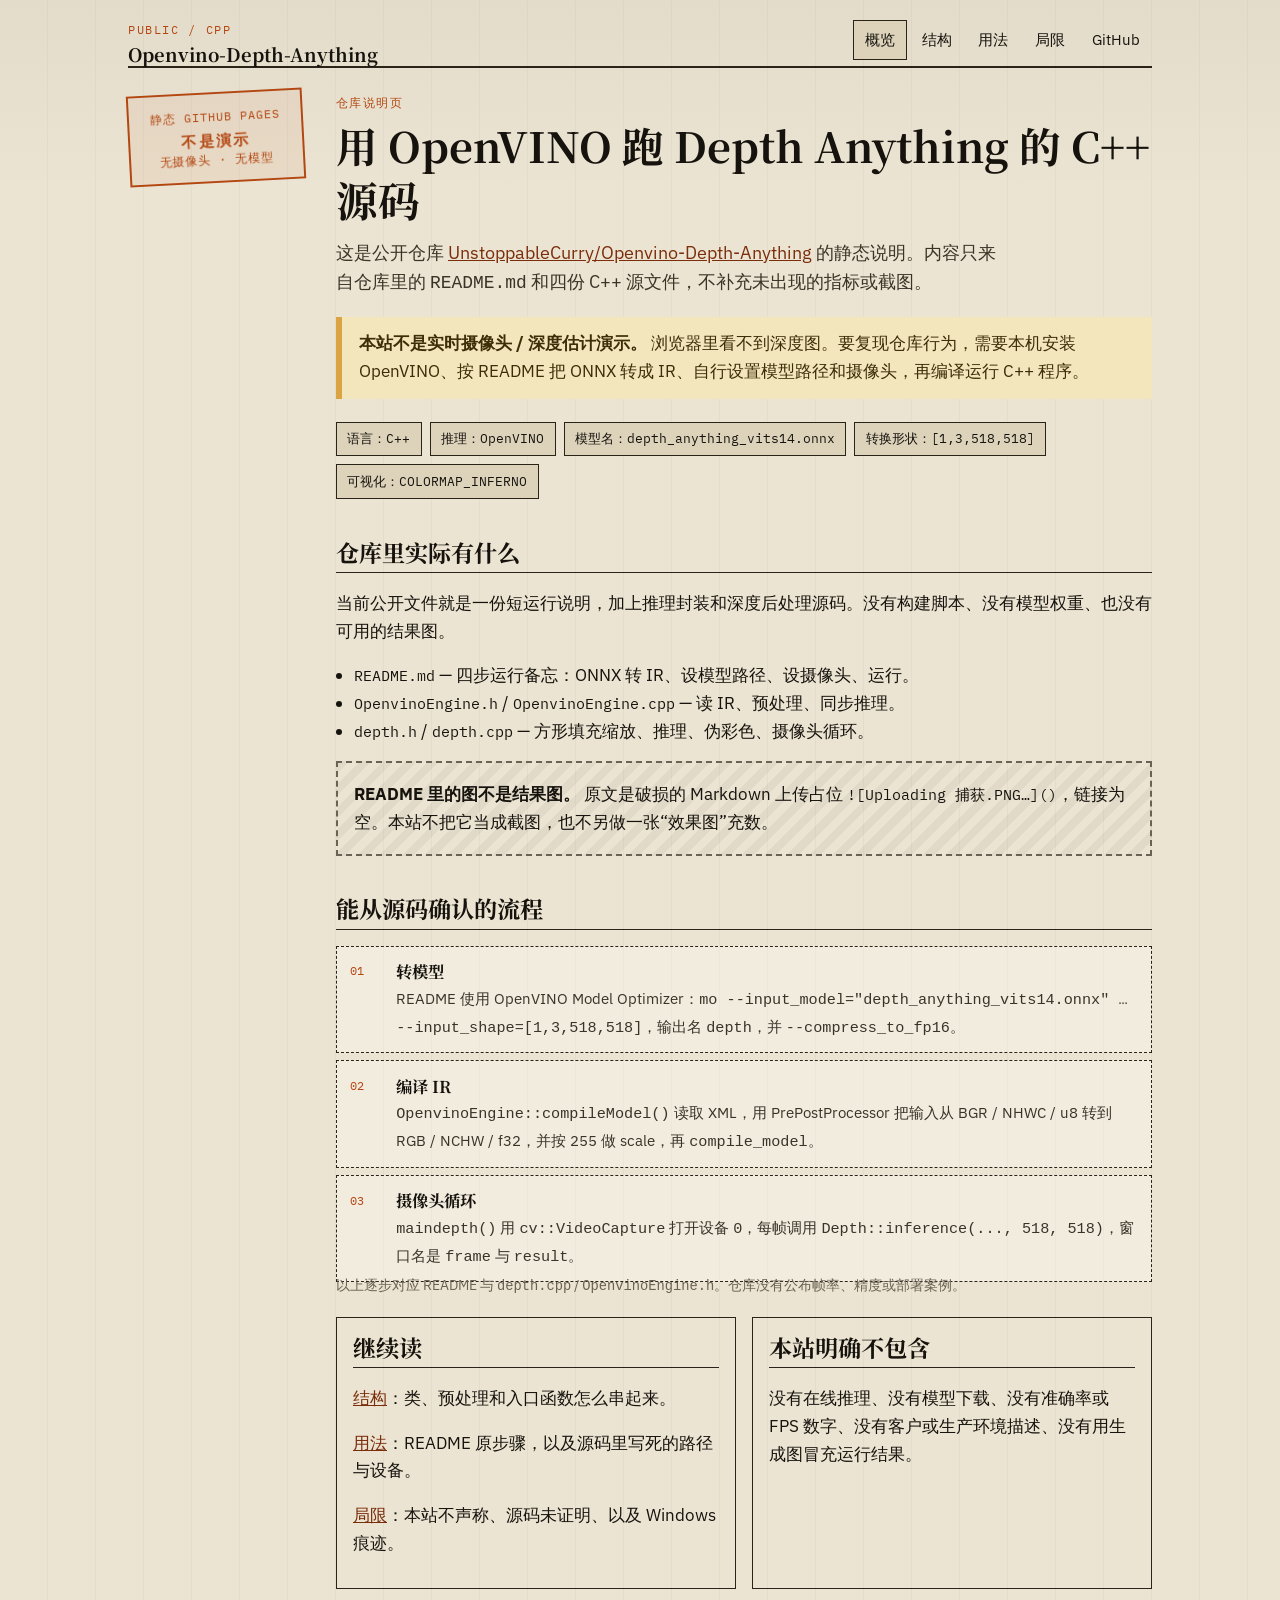
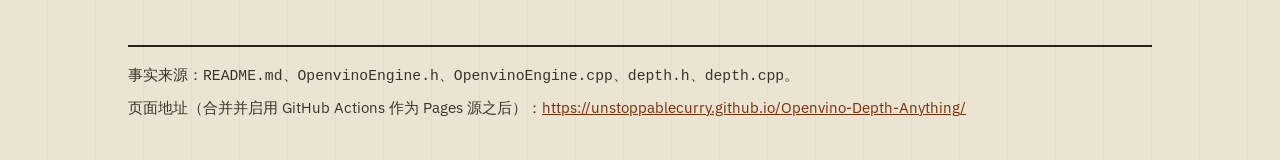
<file: docs/index.html>
<!DOCTYPE html>
<html lang="zh-Hans">
<head>
  <meta charset="utf-8">
  <meta name="viewport" content="width=device-width, initial-scale=1">
  <title>概览 · Openvino-Depth-Anything</title>
  <meta name="description" content="本仓库公开 C++ 源码，用 OpenVINO 对 Depth Anything 做推理。本页是静态说明，不是摄像头或深度估计演示。">
  <link rel="canonical" href="https://unstoppablecurry.github.io/Openvino-Depth-Anything/">
  <link rel="icon" href="favicon.svg" type="image/svg+xml">
  <link rel="icon" href="favicon.ico" sizes="16x16">
  <link rel="preconnect" href="https://fonts.googleapis.com">
  <link rel="preconnect" href="https://fonts.gstatic.com" crossorigin>
  <link rel="stylesheet" href="https://fonts.googleapis.com/css2?family=IBM+Plex+Mono:wght@400;500&family=IBM+Plex+Sans:wght@400;500&family=Noto+Serif+SC:wght@600;700&display=swap">
  <link rel="stylesheet" href="assets/site.css">
  <script type="application/ld+json">
  {
    "@context": "https://schema.org",
    "@type": "SoftwareSourceCode",
    "name": "Openvino-Depth-Anything",
    "description": "使用 OpenVINO 对 Depth Anything 做推理的公开 C++ 源码。本页为静态说明，不是在线演示。",
    "codeRepository": "https://github.com/UnstoppableCurry/Openvino-Depth-Anything",
    "programmingLanguage": "C++",
    "url": "https://unstoppablecurry.github.io/Openvino-Depth-Anything/"
  }
  </script>
</head>
<body>
  <a class="skip-link" href="#content">跳到正文</a>
  <header class="site-header">
    <a class="brand" href="index.html">
      <span class="brand-mark">public / cpp</span>
      <span class="brand-title">Openvino-Depth-Anything</span>
    </a>
    <nav class="site-nav" aria-label="站点导航">
      <a href="index.html" aria-current="page">概览</a>
      <a href="architecture.html">结构</a>
      <a href="usage.html">用法</a>
      <a href="limitations.html">局限</a>
      <a href="https://github.com/UnstoppableCurry/Openvino-Depth-Anything">GitHub</a>
    </nav>
  </header>
  <div class="rule" aria-hidden="true"><hr></div>
  <main id="content" class="page">
    <div class="lede-grid">
      <aside class="stamp" aria-label="站点性质">
        静态 GitHub Pages
        <strong>不是演示</strong>
        无摄像头 · 无模型
      </aside>
      <article>
        <p class="kicker">仓库说明页</p>
        <h1>用 OpenVINO 跑 Depth Anything 的 C++ 源码</h1>
        <p class="deck">这是公开仓库 <a href="https://github.com/UnstoppableCurry/Openvino-Depth-Anything">UnstoppableCurry/Openvino-Depth-Anything</a> 的静态说明。内容只来自仓库里的 <code>README.md</code> 和四份 C++ 源文件，不补充未出现的指标或截图。</p>
        <div class="caution">
          <p><strong>本站不是实时摄像头 / 深度估计演示。</strong> 浏览器里看不到深度图。要复现仓库行为，需要本机安装 OpenVINO、按 README 把 ONNX 转成 IR、自行设置模型路径和摄像头，再编译运行 C++ 程序。</p>
        </div>
        <ul class="fact-strip" aria-label="仓库内可核对的事实">
          <li>语言：C++</li>
          <li>推理：OpenVINO</li>
          <li>模型名：depth_anything_vits14.onnx</li>
          <li>转换形状：[1,3,518,518]</li>
          <li>可视化：COLORMAP_INFERNO</li>
        </ul>

        <h2>仓库里实际有什么</h2>
        <p>当前公开文件就是一份短运行说明，加上推理封装和深度后处理源码。没有构建脚本、没有模型权重、也没有可用的结果图。</p>
        <ul class="file-list">
          <li><code>README.md</code> — 四步运行备忘：ONNX 转 IR、设模型路径、设摄像头、运行。</li>
          <li><code>OpenvinoEngine.h</code> / <code>OpenvinoEngine.cpp</code> — 读 IR、预处理、同步推理。</li>
          <li><code>depth.h</code> / <code>depth.cpp</code> — 方形填充缩放、推理、伪彩色、摄像头循环。</li>
        </ul>

        <div class="broken-figure">
          <p><strong>README 里的图不是结果图。</strong> 原文是破损的 Markdown 上传占位 <code>![Uploading 捕获.PNG…]()</code>，链接为空。本站不把它当成截图，也不另做一张“效果图”充数。</p>
        </div>

        <h2>能从源码确认的流程</h2>
        <ol class="pipeline">
          <li>
            <span class="step">01</span>
            <div>
              <strong>转模型</strong>
              <span>README 使用 OpenVINO Model Optimizer：<code>mo --input_model="depth_anything_vits14.onnx" … --input_shape=[1,3,518,518]</code>，输出名 <code>depth</code>，并 <code>--compress_to_fp16</code>。</span>
            </div>
          </li>
          <li>
            <span class="step">02</span>
            <div>
              <strong>编译 IR</strong>
              <span><code>OpenvinoEngine::compileModel()</code> 读取 XML，用 PrePostProcessor 把输入从 BGR / NHWC / u8 转到 RGB / NCHW / f32，并按 255 做 scale，再 <code>compile_model</code>。</span>
            </div>
          </li>
          <li>
            <span class="step">03</span>
            <div>
              <strong>摄像头循环</strong>
              <span><code>maindepth()</code> 用 <code>cv::VideoCapture</code> 打开设备 <code>0</code>，每帧调用 <code>Depth::inference(..., 518, 518)</code>，窗口名是 <code>frame</code> 与 <code>result</code>。</span>
            </div>
          </li>
        </ol>
        <p class="caption">以上逐步对应 README 与 <code>depth.cpp</code> / <code>OpenvinoEngine.h</code>。仓库没有公布帧率、精度或部署案例。</p>

        <div class="two-col">
          <section class="panel">
            <h2>继续读</h2>
            <p><a href="architecture.html">结构</a>：类、预处理和入口函数怎么串起来。</p>
            <p><a href="usage.html">用法</a>：README 原步骤，以及源码里写死的路径与设备。</p>
            <p><a href="limitations.html">局限</a>：本站不声称、源码未证明、以及 Windows 痕迹。</p>
          </section>
          <section class="panel">
            <h2>本站明确不包含</h2>
            <p>没有在线推理、没有模型下载、没有准确率或 FPS 数字、没有客户或生产环境描述、没有用生成图冒充运行结果。</p>
          </section>
        </div>
      </article>
    </div>
  </main>
  <footer class="site-footer">
    <div class="rule-top">
      <p>事实来源：<code>README.md</code>、<code>OpenvinoEngine.h</code>、<code>OpenvinoEngine.cpp</code>、<code>depth.h</code>、<code>depth.cpp</code>。</p>
      <p>页面地址（合并并启用 GitHub Actions 作为 Pages 源之后）：<a href="https://unstoppablecurry.github.io/Openvino-Depth-Anything/">https://unstoppablecurry.github.io/Openvino-Depth-Anything/</a></p>
    </div>
  </footer>
</body>
</html>
</file>
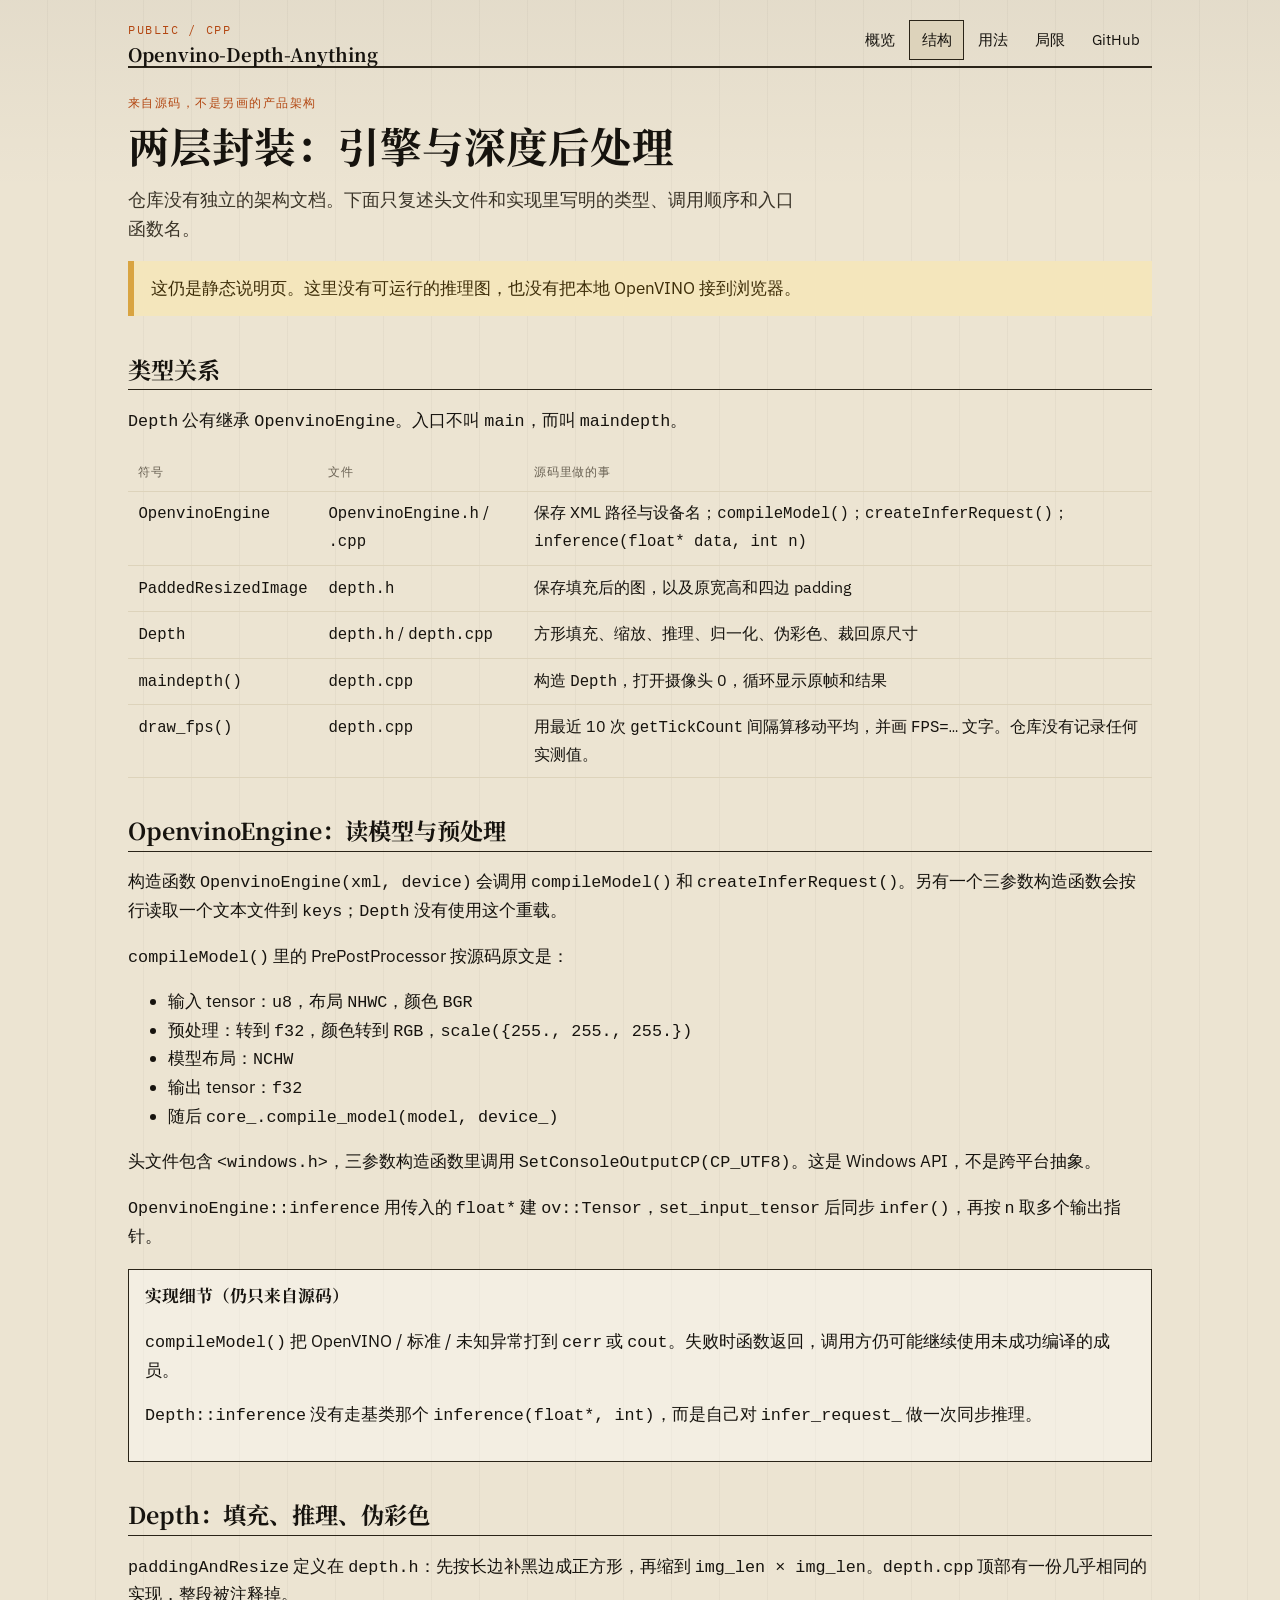
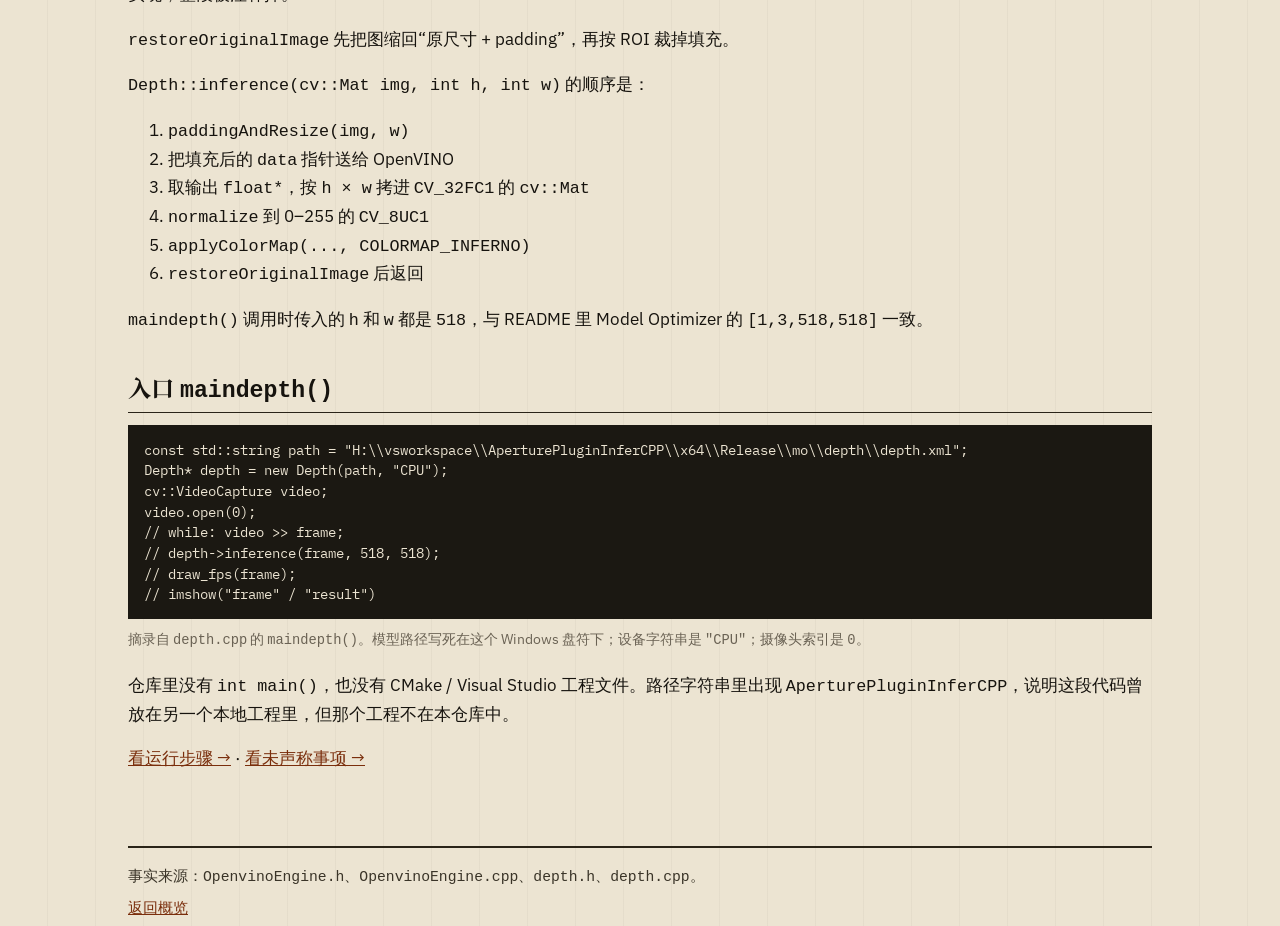
<file: docs/architecture.html>
<!DOCTYPE html>
<html lang="zh-Hans">
<head>
  <meta charset="utf-8">
  <meta name="viewport" content="width=device-width, initial-scale=1">
  <title>结构 · Openvino-Depth-Anything</title>
  <meta name="description" content="根据仓库 C++ 源码整理的结构说明：OpenvinoEngine、Depth、maindepth。不是架构营销稿。">
  <link rel="canonical" href="https://unstoppablecurry.github.io/Openvino-Depth-Anything/architecture.html">
  <link rel="icon" href="favicon.svg" type="image/svg+xml">
  <link rel="icon" href="favicon.ico" sizes="16x16">
  <link rel="preconnect" href="https://fonts.googleapis.com">
  <link rel="preconnect" href="https://fonts.gstatic.com" crossorigin>
  <link rel="stylesheet" href="https://fonts.googleapis.com/css2?family=IBM+Plex+Mono:wght@400;500&family=IBM+Plex+Sans:wght@400;500&family=Noto+Serif+SC:wght@600;700&display=swap">
  <link rel="stylesheet" href="assets/site.css">
</head>
<body>
  <a class="skip-link" href="#content">跳到正文</a>
  <header class="site-header">
    <a class="brand" href="index.html">
      <span class="brand-mark">public / cpp</span>
      <span class="brand-title">Openvino-Depth-Anything</span>
    </a>
    <nav class="site-nav" aria-label="站点导航">
      <a href="index.html">概览</a>
      <a href="architecture.html" aria-current="page">结构</a>
      <a href="usage.html">用法</a>
      <a href="limitations.html">局限</a>
      <a href="https://github.com/UnstoppableCurry/Openvino-Depth-Anything">GitHub</a>
    </nav>
  </header>
  <div class="rule" aria-hidden="true"><hr></div>
  <main id="content" class="page">
    <p class="kicker">来自源码，不是另画的产品架构</p>
    <h1>两层封装：引擎与深度后处理</h1>
    <p class="deck">仓库没有独立的架构文档。下面只复述头文件和实现里写明的类型、调用顺序和入口函数名。</p>
    <div class="caution">
      <p>这仍是静态说明页。这里没有可运行的推理图，也没有把本地 OpenVINO 接到浏览器。</p>
    </div>

    <h2>类型关系</h2>
    <p><code>Depth</code> 公有继承 <code>OpenvinoEngine</code>。入口不叫 <code>main</code>，而叫 <code>maindepth</code>。</p>
    <table>
      <thead>
        <tr>
          <th>符号</th>
          <th>文件</th>
          <th>源码里做的事</th>
        </tr>
      </thead>
      <tbody>
        <tr>
          <td><code>OpenvinoEngine</code></td>
          <td><code>OpenvinoEngine.h</code> / <code>.cpp</code></td>
          <td>保存 XML 路径与设备名；<code>compileModel()</code>；<code>createInferRequest()</code>；<code>inference(float* data, int n)</code></td>
        </tr>
        <tr>
          <td><code>PaddedResizedImage</code></td>
          <td><code>depth.h</code></td>
          <td>保存填充后的图，以及原宽高和四边 padding</td>
        </tr>
        <tr>
          <td><code>Depth</code></td>
          <td><code>depth.h</code> / <code>depth.cpp</code></td>
          <td>方形填充、缩放、推理、归一化、伪彩色、裁回原尺寸</td>
        </tr>
        <tr>
          <td><code>maindepth()</code></td>
          <td><code>depth.cpp</code></td>
          <td>构造 <code>Depth</code>，打开摄像头 0，循环显示原帧和结果</td>
        </tr>
        <tr>
          <td><code>draw_fps()</code></td>
          <td><code>depth.cpp</code></td>
          <td>用最近 10 次 <code>getTickCount</code> 间隔算移动平均，并画 <code>FPS=…</code> 文字。仓库没有记录任何实测值。</td>
        </tr>
      </tbody>
    </table>

    <h2>OpenvinoEngine：读模型与预处理</h2>
    <p>构造函数 <code>OpenvinoEngine(xml, device)</code> 会调用 <code>compileModel()</code> 和 <code>createInferRequest()</code>。另有一个三参数构造函数会按行读取一个文本文件到 <code>keys</code>；<code>Depth</code> 没有使用这个重载。</p>
    <p><code>compileModel()</code> 里的 PrePostProcessor 按源码原文是：</p>
    <ul>
      <li>输入 tensor：<code>u8</code>，布局 <code>NHWC</code>，颜色 <code>BGR</code></li>
      <li>预处理：转到 <code>f32</code>，颜色转到 <code>RGB</code>，<code>scale({255., 255., 255.})</code></li>
      <li>模型布局：<code>NCHW</code></li>
      <li>输出 tensor：<code>f32</code></li>
      <li>随后 <code>core_.compile_model(model, device_)</code></li>
    </ul>
    <p>头文件包含 <code>&lt;windows.h&gt;</code>，三参数构造函数里调用 <code>SetConsoleOutputCP(CP_UTF8)</code>。这是 Windows API，不是跨平台抽象。</p>
    <p><code>OpenvinoEngine::inference</code> 用传入的 <code>float*</code> 建 <code>ov::Tensor</code>，<code>set_input_tensor</code> 后同步 <code>infer()</code>，再按 <code>n</code> 取多个输出指针。</p>
    <div class="note">
      <h2>实现细节（仍只来自源码）</h2>
      <p><code>compileModel()</code> 把 OpenVINO / 标准 / 未知异常打到 <code>cerr</code> 或 <code>cout</code>。失败时函数返回，调用方仍可能继续使用未成功编译的成员。</p>
      <p><code>Depth::inference</code> 没有走基类那个 <code>inference(float*, int)</code>，而是自己对 <code>infer_request_</code> 做一次同步推理。</p>
    </div>

    <h2>Depth：填充、推理、伪彩色</h2>
    <p><code>paddingAndResize</code> 定义在 <code>depth.h</code>：先按长边补黑边成正方形，再缩到 <code>img_len × img_len</code>。<code>depth.cpp</code> 顶部有一份几乎相同的实现，整段被注释掉。</p>
    <p><code>restoreOriginalImage</code> 先把图缩回“原尺寸 + padding”，再按 ROI 裁掉填充。</p>
    <p><code>Depth::inference(cv::Mat img, int h, int w)</code> 的顺序是：</p>
    <ol>
      <li><code>paddingAndResize(img, w)</code></li>
      <li>把填充后的 <code>data</code> 指针送给 OpenVINO</li>
      <li>取输出 <code>float*</code>，按 <code>h × w</code> 拷进 <code>CV_32FC1</code> 的 <code>cv::Mat</code></li>
      <li><code>normalize</code> 到 0–255 的 <code>CV_8UC1</code></li>
      <li><code>applyColorMap(..., COLORMAP_INFERNO)</code></li>
      <li><code>restoreOriginalImage</code> 后返回</li>
    </ol>
    <p><code>maindepth()</code> 调用时传入的 <code>h</code> 和 <code>w</code> 都是 <code>518</code>，与 README 里 Model Optimizer 的 <code>[1,3,518,518]</code> 一致。</p>

    <h2>入口 <code>maindepth()</code></h2>
    <pre><code>const std::string path = "H:\\vsworkspace\\AperturePluginInferCPP\\x64\\Release\\mo\\depth\\depth.xml";
Depth* depth = new Depth(path, "CPU");
cv::VideoCapture video;
video.open(0);
// while: video &gt;&gt; frame;
// depth-&gt;inference(frame, 518, 518);
// draw_fps(frame);
// imshow("frame" / "result")</code></pre>
    <p class="caption">摘录自 <code>depth.cpp</code> 的 <code>maindepth()</code>。模型路径写死在这个 Windows 盘符下；设备字符串是 <code>"CPU"</code>；摄像头索引是 <code>0</code>。</p>
    <p>仓库里没有 <code>int main()</code>，也没有 CMake / Visual Studio 工程文件。路径字符串里出现 <code>AperturePluginInferCPP</code>，说明这段代码曾放在另一个本地工程里，但那个工程不在本仓库中。</p>

    <p><a href="usage.html">看运行步骤 →</a> · <a href="limitations.html">看未声称事项 →</a></p>
  </main>
  <footer class="site-footer">
    <div class="rule-top">
      <p>事实来源：<code>OpenvinoEngine.h</code>、<code>OpenvinoEngine.cpp</code>、<code>depth.h</code>、<code>depth.cpp</code>。</p>
      <p><a href="index.html">返回概览</a></p>
    </div>
  </footer>
</body>
</html>
</file>
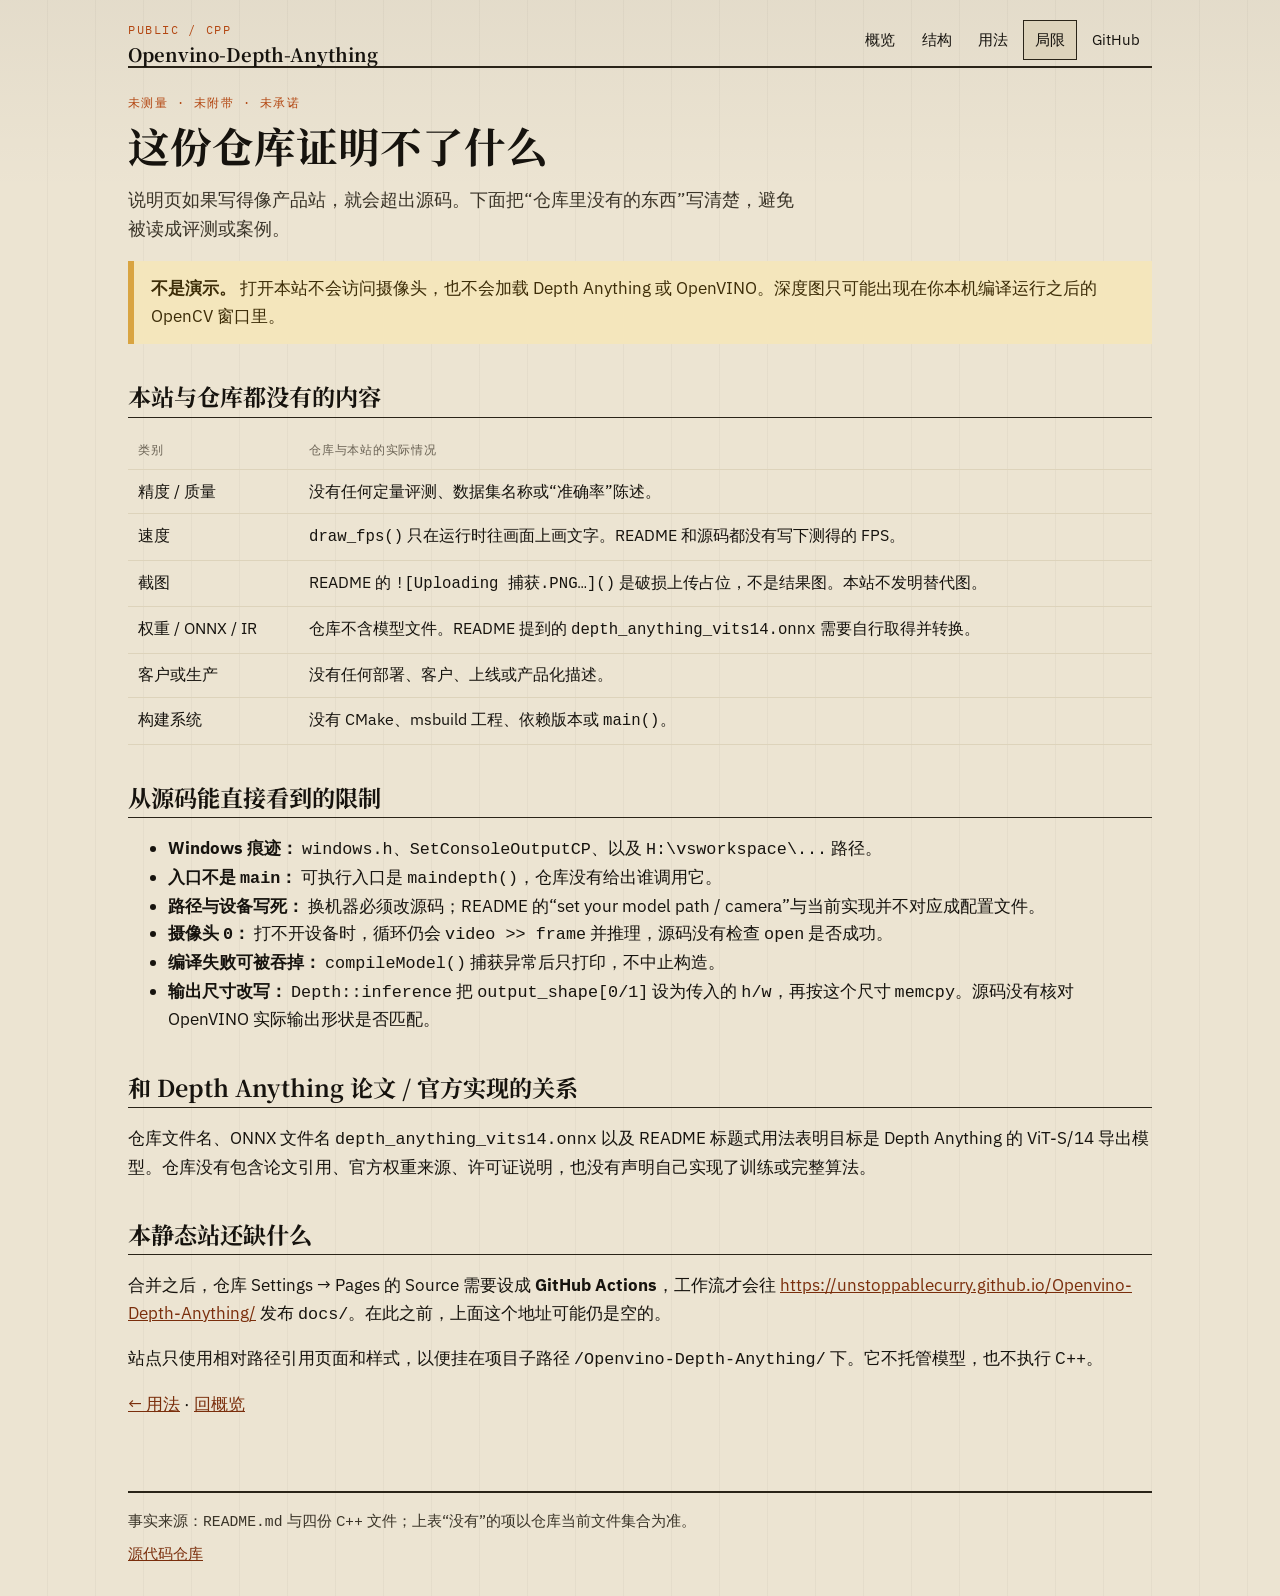
<file: docs/limitations.html>
<!DOCTYPE html>
<html lang="zh-Hans">
<head>
  <meta charset="utf-8">
  <meta name="viewport" content="width=device-width, initial-scale=1">
  <title>局限 · Openvino-Depth-Anything</title>
  <meta name="description" content="明确列出本仓库与本静态站不能声称的事项：无在线演示、无精度/FPS 数字、无可用截图、无构建与权重。">
  <link rel="canonical" href="https://unstoppablecurry.github.io/Openvino-Depth-Anything/limitations.html">
  <link rel="icon" href="favicon.svg" type="image/svg+xml">
  <link rel="icon" href="favicon.ico" sizes="16x16">
  <link rel="preconnect" href="https://fonts.googleapis.com">
  <link rel="preconnect" href="https://fonts.gstatic.com" crossorigin>
  <link rel="stylesheet" href="https://fonts.googleapis.com/css2?family=IBM+Plex+Mono:wght@400;500&family=IBM+Plex+Sans:wght@400;500&family=Noto+Serif+SC:wght@600;700&display=swap">
  <link rel="stylesheet" href="assets/site.css">
</head>
<body>
  <a class="skip-link" href="#content">跳到正文</a>
  <header class="site-header">
    <a class="brand" href="index.html">
      <span class="brand-mark">public / cpp</span>
      <span class="brand-title">Openvino-Depth-Anything</span>
    </a>
    <nav class="site-nav" aria-label="站点导航">
      <a href="index.html">概览</a>
      <a href="architecture.html">结构</a>
      <a href="usage.html">用法</a>
      <a href="limitations.html" aria-current="page">局限</a>
      <a href="https://github.com/UnstoppableCurry/Openvino-Depth-Anything">GitHub</a>
    </nav>
  </header>
  <div class="rule" aria-hidden="true"><hr></div>
  <main id="content" class="page">
    <p class="kicker">未测量 · 未附带 · 未承诺</p>
    <h1>这份仓库证明不了什么</h1>
    <p class="deck">说明页如果写得像产品站，就会超出源码。下面把“仓库里没有的东西”写清楚，避免被读成评测或案例。</p>

    <div class="caution">
      <p><strong>不是演示。</strong> 打开本站不会访问摄像头，也不会加载 Depth Anything 或 OpenVINO。深度图只可能出现在你本机编译运行之后的 OpenCV 窗口里。</p>
    </div>

    <h2>本站与仓库都没有的内容</h2>
    <table>
      <thead>
        <tr>
          <th>类别</th>
          <th>仓库与本站的实际情况</th>
        </tr>
      </thead>
      <tbody>
        <tr>
          <td>精度 / 质量</td>
          <td>没有任何定量评测、数据集名称或“准确率”陈述。</td>
        </tr>
        <tr>
          <td>速度</td>
          <td><code>draw_fps()</code> 只在运行时往画面上画文字。README 和源码都没有写下测得的 FPS。</td>
        </tr>
        <tr>
          <td>截图</td>
          <td>README 的 <code>![Uploading 捕获.PNG…]()</code> 是破损上传占位，不是结果图。本站不发明替代图。</td>
        </tr>
        <tr>
          <td>权重 / ONNX / IR</td>
          <td>仓库不含模型文件。README 提到的 <code>depth_anything_vits14.onnx</code> 需要自行取得并转换。</td>
        </tr>
        <tr>
          <td>客户或生产</td>
          <td>没有任何部署、客户、上线或产品化描述。</td>
        </tr>
        <tr>
          <td>构建系统</td>
          <td>没有 CMake、msbuild 工程、依赖版本或 <code>main()</code>。</td>
        </tr>
      </tbody>
    </table>

    <h2>从源码能直接看到的限制</h2>
    <ul>
      <li><strong>Windows 痕迹：</strong> <code>windows.h</code>、<code>SetConsoleOutputCP</code>、以及 <code>H:\vsworkspace\...</code> 路径。</li>
      <li><strong>入口不是 <code>main</code>：</strong> 可执行入口是 <code>maindepth()</code>，仓库没有给出谁调用它。</li>
      <li><strong>路径与设备写死：</strong> 换机器必须改源码；README 的“set your model path / camera”与当前实现并不对应成配置文件。</li>
      <li><strong>摄像头 <code>0</code>：</strong> 打不开设备时，循环仍会 <code>video &gt;&gt; frame</code> 并推理，源码没有检查 <code>open</code> 是否成功。</li>
      <li><strong>编译失败可被吞掉：</strong> <code>compileModel()</code> 捕获异常后只打印，不中止构造。</li>
      <li><strong>输出尺寸改写：</strong> <code>Depth::inference</code> 把 <code>output_shape[0/1]</code> 设为传入的 <code>h/w</code>，再按这个尺寸 <code>memcpy</code>。源码没有核对 OpenVINO 实际输出形状是否匹配。</li>
    </ul>

    <h2>和 Depth Anything 论文 / 官方实现的关系</h2>
    <p>仓库文件名、ONNX 文件名 <code>depth_anything_vits14.onnx</code> 以及 README 标题式用法表明目标是 Depth Anything 的 ViT-S/14 导出模型。仓库没有包含论文引用、官方权重来源、许可证说明，也没有声明自己实现了训练或完整算法。</p>

    <h2>本静态站还缺什么</h2>
    <p>合并之后，仓库 Settings → Pages 的 Source 需要设成 <strong>GitHub Actions</strong>，工作流才会往 <a href="https://unstoppablecurry.github.io/Openvino-Depth-Anything/">https://unstoppablecurry.github.io/Openvino-Depth-Anything/</a> 发布 <code>docs/</code>。在此之前，上面这个地址可能仍是空的。</p>
    <p>站点只使用相对路径引用页面和样式，以便挂在项目子路径 <code>/Openvino-Depth-Anything/</code> 下。它不托管模型，也不执行 C++。</p>

    <p><a href="usage.html">← 用法</a> · <a href="index.html">回概览</a></p>
  </main>
  <footer class="site-footer">
    <div class="rule-top">
      <p>事实来源：<code>README.md</code> 与四份 C++ 文件；上表“没有”的项以仓库当前文件集合为准。</p>
      <p><a href="https://github.com/UnstoppableCurry/Openvino-Depth-Anything">源代码仓库</a></p>
    </div>
  </footer>
</body>
</html>
</file>
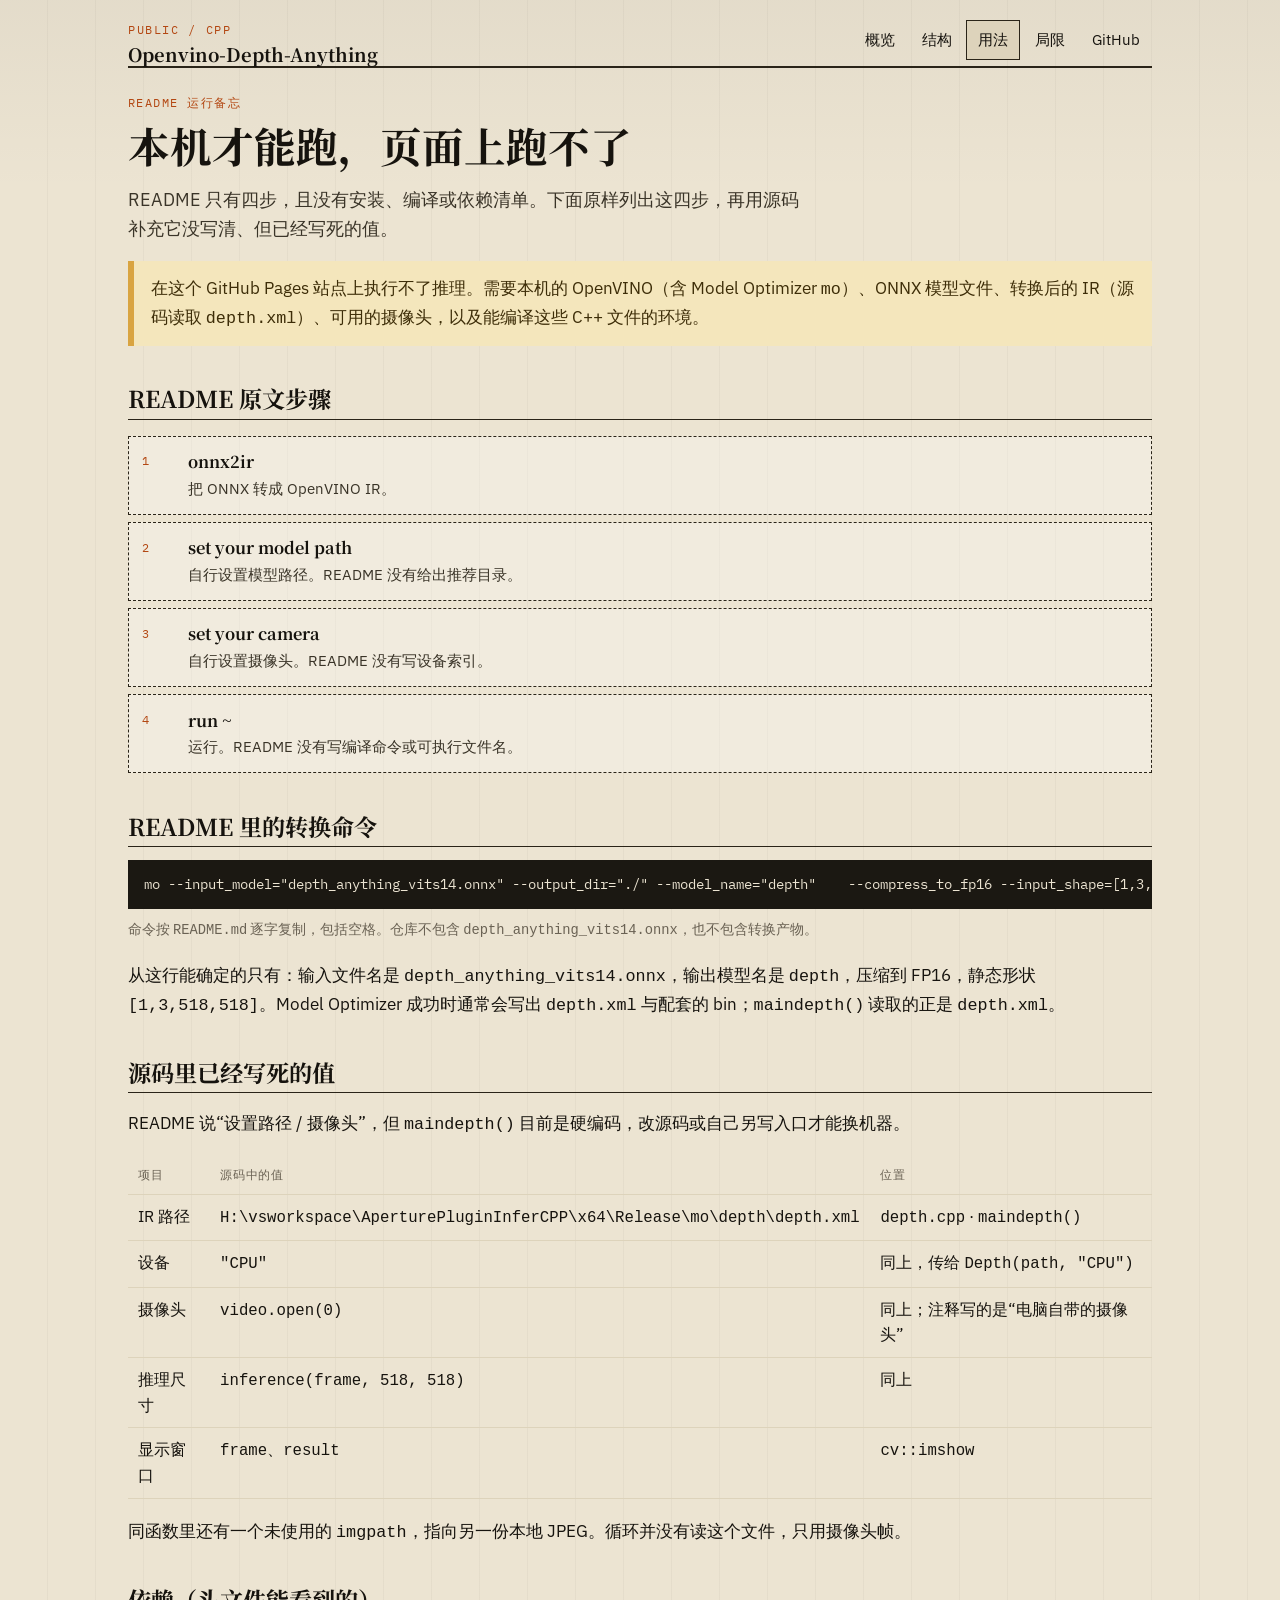
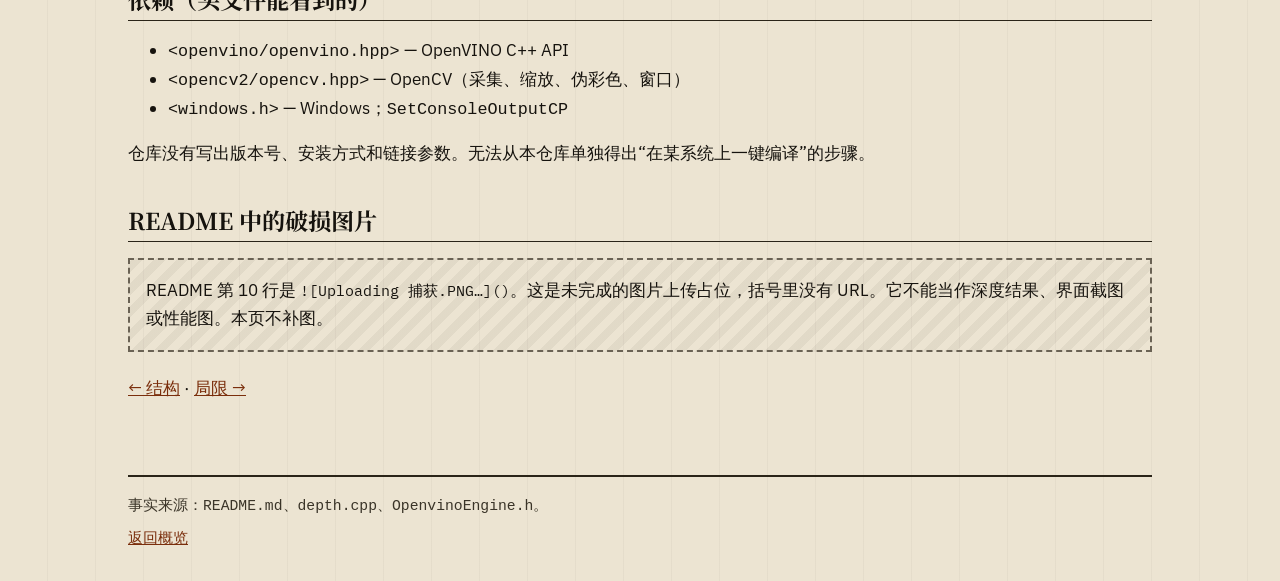
<file: docs/usage.html>
<!DOCTYPE html>
<html lang="zh-Hans">
<head>
  <meta charset="utf-8">
  <meta name="viewport" content="width=device-width, initial-scale=1">
  <title>用法 · Openvino-Depth-Anything</title>
  <meta name="description" content="按 README 原文整理的运行备忘，并标出源码里写死的模型路径、CPU 设备和摄像头 0。本页不能代替本机环境。">
  <link rel="canonical" href="https://unstoppablecurry.github.io/Openvino-Depth-Anything/usage.html">
  <link rel="icon" href="favicon.svg" type="image/svg+xml">
  <link rel="icon" href="favicon.ico" sizes="16x16">
  <link rel="preconnect" href="https://fonts.googleapis.com">
  <link rel="preconnect" href="https://fonts.gstatic.com" crossorigin>
  <link rel="stylesheet" href="https://fonts.googleapis.com/css2?family=IBM+Plex+Mono:wght@400;500&family=IBM+Plex+Sans:wght@400;500&family=Noto+Serif+SC:wght@600;700&display=swap">
  <link rel="stylesheet" href="assets/site.css">
</head>
<body>
  <a class="skip-link" href="#content">跳到正文</a>
  <header class="site-header">
    <a class="brand" href="index.html">
      <span class="brand-mark">public / cpp</span>
      <span class="brand-title">Openvino-Depth-Anything</span>
    </a>
    <nav class="site-nav" aria-label="站点导航">
      <a href="index.html">概览</a>
      <a href="architecture.html">结构</a>
      <a href="usage.html" aria-current="page">用法</a>
      <a href="limitations.html">局限</a>
      <a href="https://github.com/UnstoppableCurry/Openvino-Depth-Anything">GitHub</a>
    </nav>
  </header>
  <div class="rule" aria-hidden="true"><hr></div>
  <main id="content" class="page">
    <p class="kicker">README 运行备忘</p>
    <h1>本机才能跑，页面上跑不了</h1>
    <p class="deck">README 只有四步，且没有安装、编译或依赖清单。下面原样列出这四步，再用源码补充它没写清、但已经写死的值。</p>
    <div class="caution">
      <p>在这个 GitHub Pages 站点上执行不了推理。需要本机的 OpenVINO（含 Model Optimizer <code>mo</code>）、ONNX 模型文件、转换后的 IR（源码读取 <code>depth.xml</code>）、可用的摄像头，以及能编译这些 C++ 文件的环境。</p>
    </div>

    <h2>README 原文步骤</h2>
    <ol class="pipeline">
      <li>
        <span class="step">1</span>
        <div>
          <strong>onnx2ir</strong>
          <span>把 ONNX 转成 OpenVINO IR。</span>
        </div>
      </li>
      <li>
        <span class="step">2</span>
        <div>
          <strong>set your model path</strong>
          <span>自行设置模型路径。README 没有给出推荐目录。</span>
        </div>
      </li>
      <li>
        <span class="step">3</span>
        <div>
          <strong>set your camera</strong>
          <span>自行设置摄像头。README 没有写设备索引。</span>
        </div>
      </li>
      <li>
        <span class="step">4</span>
        <div>
          <strong>run ~</strong>
          <span>运行。README 没有写编译命令或可执行文件名。</span>
        </div>
      </li>
    </ol>

    <h2>README 里的转换命令</h2>
    <pre><code>mo --input_model="depth_anything_vits14.onnx" --output_dir="./" --model_name="depth"    --compress_to_fp16 --input_shape=[1,3,518,518]</code></pre>
    <p class="caption">命令按 <code>README.md</code> 逐字复制，包括空格。仓库不包含 <code>depth_anything_vits14.onnx</code>，也不包含转换产物。</p>
    <p>从这行能确定的只有：输入文件名是 <code>depth_anything_vits14.onnx</code>，输出模型名是 <code>depth</code>，压缩到 FP16，静态形状 <code>[1,3,518,518]</code>。Model Optimizer 成功时通常会写出 <code>depth.xml</code> 与配套的 bin；<code>maindepth()</code> 读取的正是 <code>depth.xml</code>。</p>

    <h2>源码里已经写死的值</h2>
    <p>README 说“设置路径 / 摄像头”，但 <code>maindepth()</code> 目前是硬编码，改源码或自己另写入口才能换机器。</p>
    <table>
      <thead>
        <tr>
          <th>项目</th>
          <th>源码中的值</th>
          <th>位置</th>
        </tr>
      </thead>
      <tbody>
        <tr>
          <td>IR 路径</td>
          <td><code>H:\vsworkspace\AperturePluginInferCPP\x64\Release\mo\depth\depth.xml</code></td>
          <td><code>depth.cpp</code> · <code>maindepth()</code></td>
        </tr>
        <tr>
          <td>设备</td>
          <td><code>"CPU"</code></td>
          <td>同上，传给 <code>Depth(path, "CPU")</code></td>
        </tr>
        <tr>
          <td>摄像头</td>
          <td><code>video.open(0)</code></td>
          <td>同上；注释写的是“电脑自带的摄像头”</td>
        </tr>
        <tr>
          <td>推理尺寸</td>
          <td><code>inference(frame, 518, 518)</code></td>
          <td>同上</td>
        </tr>
        <tr>
          <td>显示窗口</td>
          <td><code>frame</code>、<code>result</code></td>
          <td><code>cv::imshow</code></td>
        </tr>
      </tbody>
    </table>
    <p>同函数里还有一个未使用的 <code>imgpath</code>，指向另一份本地 JPEG。循环并没有读这个文件，只用摄像头帧。</p>

    <h2>依赖（头文件能看到的）</h2>
    <ul>
      <li><code>&lt;openvino/openvino.hpp&gt;</code> — OpenVINO C++ API</li>
      <li><code>&lt;opencv2/opencv.hpp&gt;</code> — OpenCV（采集、缩放、伪彩色、窗口）</li>
      <li><code>&lt;windows.h&gt;</code> — Windows；<code>SetConsoleOutputCP</code></li>
    </ul>
    <p>仓库没有写出版本号、安装方式和链接参数。无法从本仓库单独得出“在某系统上一键编译”的步骤。</p>

    <h2>README 中的破损图片</h2>
    <div class="broken-figure">
      <p>README 第 10 行是 <code>![Uploading 捕获.PNG…]()</code>。这是未完成的图片上传占位，括号里没有 URL。它不能当作深度结果、界面截图或性能图。本页不补图。</p>
    </div>

    <p><a href="architecture.html">← 结构</a> · <a href="limitations.html">局限 →</a></p>
  </main>
  <footer class="site-footer">
    <div class="rule-top">
      <p>事实来源：<code>README.md</code>、<code>depth.cpp</code>、<code>OpenvinoEngine.h</code>。</p>
      <p><a href="index.html">返回概览</a></p>
    </div>
  </footer>
</body>
</html>
</file>
<file: docs/assets/site.css>
/* Openvino-Depth-Anything 静态说明站
   视觉方向：工程纪要 / 车间图纸，不是产品着陆页。 */

:root {
  --ink: #16130e;
  --ink-soft: #3a3428;
  --paper: #ece4d2;
  --paper-2: #ddd3bb;
  --rule: #2a2418;
  --copper: #b34712;
  --copper-ink: #7a2e0c;
  --caution: #d9a441;
  --caution-ink: #3d2d08;
  --muted: #6a6254;
  --code-bg: #1b1812;
  --code-fg: #ece4d2;
  --code-accent: #e08a4a;
  --focus: #0b57d0;
  --ok: #2f5d38;
  --max: 68rem;
  --gutter: clamp(1rem, 3vw, 2rem);
  --type-display: "Noto Serif SC", "Source Han Serif SC", "Songti SC", serif;
  --type-ui: "IBM Plex Sans", "Noto Sans SC", "PingFang SC", sans-serif;
  --type-mono: "IBM Plex Mono", "Sarasa Mono SC", ui-monospace, monospace;
}

*,
*::before,
*::after {
  box-sizing: border-box;
}

html {
  scroll-behavior: smooth;
}

body {
  margin: 0;
  min-height: 100vh;
  color: var(--ink);
  background:
    linear-gradient(180deg, rgba(22, 19, 14, 0.04), transparent 12rem),
    repeating-linear-gradient(
      90deg,
      transparent,
      transparent 47px,
      rgba(42, 36, 24, 0.04) 47px,
      rgba(42, 36, 24, 0.04) 48px
    ),
    var(--paper);
  font-family: var(--type-ui);
  font-size: 1.05rem;
  line-height: 1.65;
}

.skip-link {
  position: absolute;
  left: 0.75rem;
  top: 0.75rem;
  z-index: 20;
  padding: 0.4rem 0.7rem;
  background: var(--ink);
  color: var(--paper);
  text-decoration: none;
  transform: translateY(-140%);
}

.skip-link:focus {
  transform: none;
}

a {
  color: var(--copper-ink);
}

a:hover {
  color: var(--copper);
}

a:focus-visible,
button:focus-visible {
  outline: 3px solid var(--focus);
  outline-offset: 3px;
}

.site-header {
  display: grid;
  grid-template-columns: auto 1fr;
  gap: 1rem 1.5rem;
  align-items: end;
  max-width: var(--max);
  margin: 0 auto;
  padding: 1.25rem var(--gutter) 0;
  border-bottom: 0;
}

.brand {
  display: flex;
  flex-direction: column;
  gap: 0.2rem;
  text-decoration: none;
  color: inherit;
  min-width: 12rem;
}

.brand-mark {
  font-family: var(--type-mono);
  font-size: 0.72rem;
  letter-spacing: 0.14em;
  text-transform: uppercase;
  color: var(--copper);
}

.brand-title {
  font-family: var(--type-display);
  font-weight: 700;
  font-size: 1.15rem;
  line-height: 1.25;
}

.site-nav {
  display: flex;
  flex-wrap: wrap;
  gap: 0.35rem 0.15rem;
  justify-content: flex-end;
  padding-bottom: 0.35rem;
}

.site-nav a {
  display: inline-flex;
  align-items: center;
  min-height: 2.5rem;
  padding: 0.25rem 0.7rem;
  color: var(--ink);
  text-decoration: none;
  border: 1px solid transparent;
  font-size: 0.95rem;
}

.site-nav a[aria-current="page"] {
  border-color: var(--rule);
  background: var(--paper-2);
}

.site-nav a:hover {
  border-color: var(--rule);
}

.rule {
  max-width: var(--max);
  margin: 0 auto;
  padding: 0 var(--gutter);
}

.rule hr {
  margin: 0;
  border: 0;
  border-top: 2px solid var(--rule);
}

.page {
  max-width: var(--max);
  margin: 0 auto;
  padding: 1.5rem var(--gutter) 3.5rem;
}

.lede-grid {
  display: grid;
  grid-template-columns: minmax(8.5rem, 11rem) 1fr;
  gap: 1.25rem 2rem;
  align-items: start;
}

.stamp {
  position: sticky;
  top: 1rem;
  padding: 0.85rem 0.7rem;
  border: 2px solid var(--copper);
  color: var(--copper);
  font-family: var(--type-mono);
  font-size: 0.78rem;
  letter-spacing: 0.08em;
  text-transform: uppercase;
  text-align: center;
  line-height: 1.35;
  transform: rotate(-3deg);
  background: rgba(179, 71, 18, 0.06);
}

.stamp strong {
  display: block;
  font-size: 0.95rem;
  letter-spacing: 0.16em;
  margin-top: 0.35rem;
}

h1,
h2,
h3 {
  font-family: var(--type-display);
  line-height: 1.28;
  font-weight: 700;
}

h1 {
  margin: 0 0 0.75rem;
  font-size: clamp(1.8rem, 4vw, 2.6rem);
}

h2 {
  margin: 2.4rem 0 0.7rem;
  font-size: 1.45rem;
  padding-bottom: 0.3rem;
  border-bottom: 1px solid var(--rule);
}

h3 {
  margin: 1.6rem 0 0.45rem;
  font-size: 1.12rem;
}

.kicker {
  margin: 0 0 0.45rem;
  font-family: var(--type-mono);
  font-size: 0.78rem;
  letter-spacing: 0.12em;
  text-transform: uppercase;
  color: var(--copper);
}

.deck {
  margin: 0 0 1.1rem;
  font-size: 1.12rem;
  color: var(--ink-soft);
  max-width: 42rem;
}

.caution {
  margin: 0 0 1.4rem;
  padding: 0.85rem 1rem 0.85rem 1.05rem;
  border-left: 6px solid var(--caution);
  background: #f4e6bc;
  color: var(--caution-ink);
}

.caution p {
  margin: 0;
}

.caution p + p {
  margin-top: 0.55rem;
}

.fact-strip {
  display: flex;
  flex-wrap: wrap;
  gap: 0.5rem;
  margin: 0 0 1.6rem;
  padding: 0;
  list-style: none;
}

.fact-strip li {
  max-width: 100%;
  padding: 0.35rem 0.65rem;
  border: 1px solid var(--rule);
  background: var(--paper-2);
  font-family: var(--type-mono);
  font-size: 0.82rem;
  overflow-wrap: anywhere;
}

.source-box,
.note {
  margin: 1.2rem 0;
  padding: 0.9rem 1rem;
  border: 1px solid var(--rule);
  background: rgba(255, 255, 255, 0.35);
}

.source-box h2,
.note h2 {
  margin-top: 0;
  border: 0;
  font-size: 1.05rem;
}

.file-list {
  margin: 0;
  padding-left: 1.15rem;
}

.file-list code {
  font-family: var(--type-mono);
  font-size: 0.92em;
}

.pipeline {
  display: grid;
  gap: 0.45rem;
  margin: 1rem 0 0;
  padding: 0;
  list-style: none;
}

.pipeline li {
  display: grid;
  grid-template-columns: 2.2rem 1fr;
  gap: 0.7rem;
  align-items: start;
  padding: 0.7rem 0.8rem;
  border: 1px dashed var(--rule);
  background: rgba(255, 255, 255, 0.28);
}

.pipeline .step {
  font-family: var(--type-mono);
  font-size: 0.78rem;
  color: var(--copper);
  padding-top: 0.15rem;
}

.pipeline strong {
  display: block;
  font-family: var(--type-display);
  font-size: 1.02rem;
}

.pipeline span {
  color: var(--ink-soft);
  font-size: 0.95rem;
}

pre,
.code {
  overflow-x: auto;
  margin: 0.8rem 0 1.1rem;
  padding: 0.9rem 1rem;
  background: var(--code-bg);
  color: var(--code-fg);
  font-family: var(--type-mono);
  font-size: 0.86rem;
  line-height: 1.5;
}

pre code {
  font-family: inherit;
  color: inherit;
}

.caption {
  margin: -0.55rem 0 1.2rem;
  font-size: 0.86rem;
  color: var(--muted);
}

table {
  width: 100%;
  border-collapse: collapse;
  margin: 0.8rem 0 1.2rem;
  font-size: 0.98rem;
}

th,
td {
  text-align: left;
  vertical-align: top;
  padding: 0.55rem 0.65rem;
  border-bottom: 1px solid var(--paper-2);
}

th {
  font-family: var(--type-mono);
  font-size: 0.78rem;
  letter-spacing: 0.06em;
  text-transform: uppercase;
  color: var(--muted);
  font-weight: 500;
}

.two-col {
  display: grid;
  grid-template-columns: 1fr 1fr;
  gap: 1rem;
}

.panel {
  padding: 0.9rem 1rem;
  border: 1px solid var(--rule);
}

.panel h2 {
  margin-top: 0;
}

.broken-figure {
  margin: 1rem 0 1.4rem;
  padding: 1.1rem 1rem;
  border: 2px dashed var(--muted);
  background:
    repeating-linear-gradient(
      -45deg,
      transparent,
      transparent 8px,
      rgba(106, 98, 84, 0.08) 8px,
      rgba(106, 98, 84, 0.08) 16px
    );
}

.broken-figure p {
  margin: 0;
}

.broken-figure code {
  font-family: var(--type-mono);
  font-size: 0.88em;
}

.site-footer {
  max-width: var(--max);
  margin: 0 auto;
  padding: 0 var(--gutter) 2.5rem;
  color: var(--ink-soft);
  font-size: 0.92rem;
}

.site-footer .rule-top {
  border-top: 2px solid var(--rule);
  padding-top: 1rem;
}

.site-footer p {
  margin: 0 0 0.45rem;
}

.not-found {
  min-height: 50vh;
}

@media (max-width: 720px) {
  .lede-grid,
  .two-col {
    grid-template-columns: 1fr;
  }

  .stamp {
    position: static;
    transform: none;
    max-width: 14rem;
  }

  .site-header {
    grid-template-columns: 1fr;
  }

  .site-nav {
    justify-content: flex-start;
  }
}
</file>
